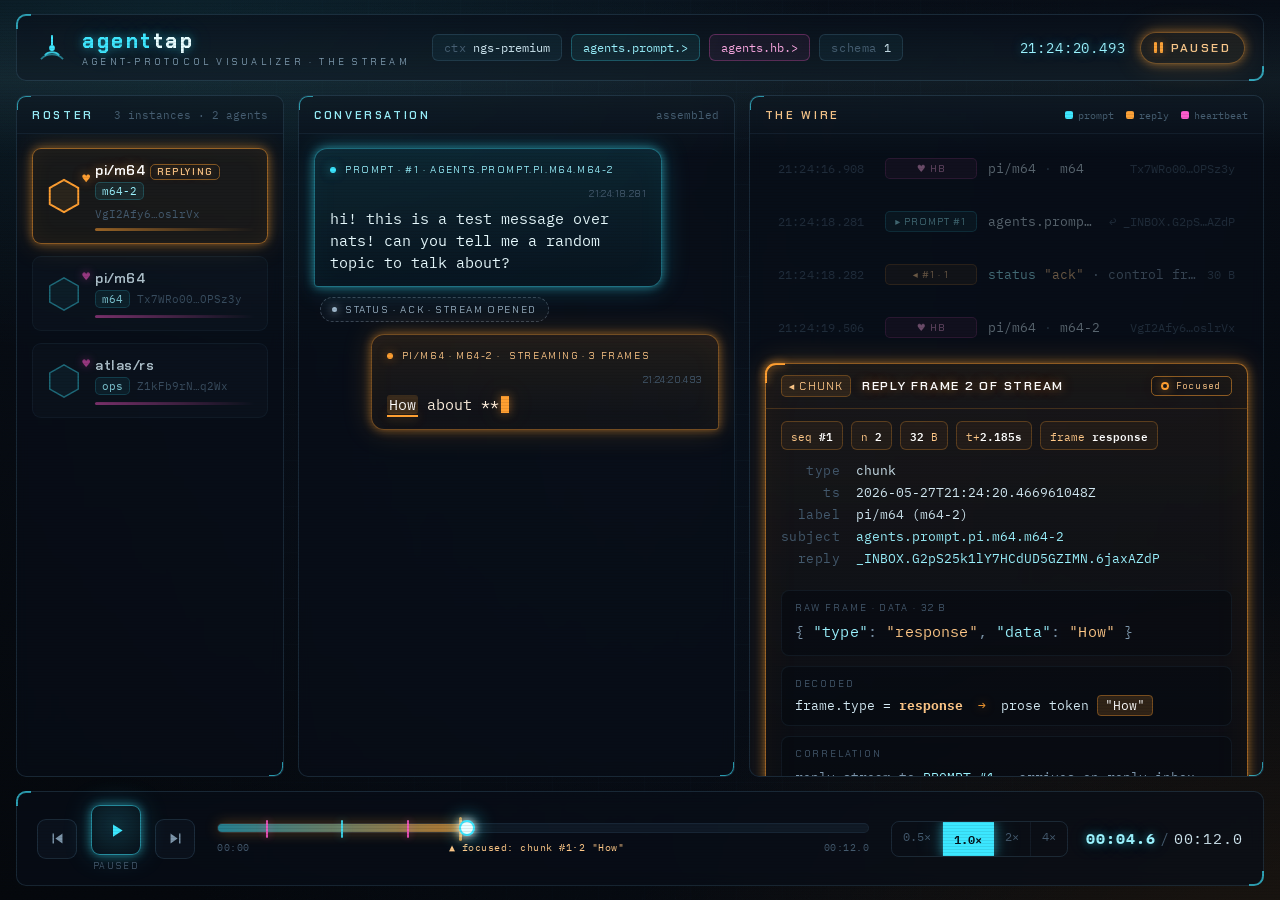
<file: cmd/agentweb/hero.html>
<!doctype html>
<html lang="en">
<head>
<meta charset="utf-8">
<meta name="viewport" content="width=device-width, initial-scale=1">
<title>agenttap · The Stream — hero frame</title>
<!--
  agenttap / agentweb — STATIC HERO FRAME ("The Stream")
  Design-approval artifact: one frozen, PAUSED moment. No JS, no data plumbing.
  Data is the real NDJSON fixture (the "random topic" exchange). Fonts come from
  Google Fonts for this preview; the shipped build will embed them for offline.
  Open it: double-click, or `python3 -m http.server` in this dir, or `xdg-open hero.html`.
-->
<style>
@import url('https://fonts.googleapis.com/css2?family=Chakra+Petch:wght@400;500;600;700&family=IBM+Plex+Mono:wght@400;500;600&display=swap');

:root{
  --bg:#04070c; --bg-2:#070d16;
  --panel:rgba(9,15,25,.66); --panel-2:rgba(12,19,31,.78);
  --edge:rgba(120,180,220,.16); --edge-soft:rgba(120,180,220,.08);
  --ink:#d2e8f2; --ink-dim:#7d96ab; --ink-faint:#445a6e;
  --cyan:#3ce7ff; --cyan-soft:#9bf3ff; --cyan-deep:#0c3a49;
  --orange:#ff9f31; --orange-soft:#ffc888; --orange-deep:#46280a;
  --magenta:#ff57cb; --magenta-soft:#ffa6e2;
  --red:#ff4860; --done:#9fb6c9;
  --glow-cyan:0 0 10px rgba(60,231,255,.5), 0 0 28px rgba(60,231,255,.22);
  --glow-orange:0 0 10px rgba(255,159,49,.5), 0 0 30px rgba(255,159,49,.2);
  --glow-magenta:0 0 9px rgba(255,87,203,.6), 0 0 22px rgba(255,87,203,.25);
  --fhud:'Chakra Petch','Segoe UI',system-ui,sans-serif;
  --fmono:'IBM Plex Mono',ui-monospace,'Cascadia Code',Menlo,monospace;
  --r:10px;
}

*{box-sizing:border-box;margin:0;padding:0}
html,body{height:100%}
body{
  font-family:var(--fmono);
  color:var(--ink);
  background:var(--bg);
  overflow:hidden;
  -webkit-font-smoothing:antialiased;
}

/* ---------- atmosphere layers ---------- */
.bg-base{position:fixed;inset:0;z-index:-5;
  background:
    radial-gradient(1100px 700px at 14% -6%, rgba(60,231,255,.10), transparent 60%),
    radial-gradient(1200px 800px at 104% 112%, rgba(255,159,49,.10), transparent 60%),
    radial-gradient(900px 900px at 50% 50%, rgba(10,20,34,.6), transparent 70%),
    linear-gradient(180deg, var(--bg-2), var(--bg));
}
.bg-grid{position:fixed;inset:0;z-index:-4;pointer-events:none;opacity:.5;
  background-image:
    linear-gradient(rgba(90,170,210,.06) 1px, transparent 1px),
    linear-gradient(90deg, rgba(90,170,210,.06) 1px, transparent 1px);
  background-size:46px 46px;
  -webkit-mask:radial-gradient(circle at 50% 42%, #000 8%, rgba(0,0,0,.5) 55%, transparent 92%);
          mask:radial-gradient(circle at 50% 42%, #000 8%, rgba(0,0,0,.5) 55%, transparent 92%);
}
/* receding "floor" grid at the base — the Tron horizon */
.bg-floor{position:fixed;left:-20%;right:-20%;bottom:-10%;height:46%;z-index:-4;pointer-events:none;
  transform:perspective(420px) rotateX(64deg);transform-origin:bottom center;opacity:.4;
  background-image:
    linear-gradient(rgba(60,231,255,.18) 1px, transparent 1px),
    linear-gradient(90deg, rgba(60,231,255,.12) 1px, transparent 1px);
  background-size:60px 60px;
  -webkit-mask:linear-gradient(180deg, transparent, #000 60%);
          mask:linear-gradient(180deg, transparent, #000 60%);
}
.bg-noise{position:fixed;inset:0;z-index:-3;pointer-events:none;opacity:.05;mix-blend-mode:overlay;
  background-image:url("data:image/svg+xml,%3Csvg xmlns='http://www.w3.org/2000/svg' width='160' height='160'%3E%3Cfilter id='n'%3E%3CfeTurbulence type='fractalNoise' baseFrequency='.9' numOctaves='2'/%3E%3C/filter%3E%3Crect width='100%25' height='100%25' filter='url(%23n)'/%3E%3C/svg%3E");}
.scanlines{position:fixed;inset:0;z-index:60;pointer-events:none;mix-blend-mode:multiply;opacity:.5;
  background:repeating-linear-gradient(0deg, rgba(0,0,0,0) 0 2px, rgba(0,0,0,.16) 2px 3px);}
.sweep{position:fixed;left:0;right:0;height:160px;z-index:61;pointer-events:none;opacity:.07;
  background:linear-gradient(180deg, transparent, rgba(155,243,255,.9), transparent);
  animation:sweep 7.5s linear infinite;}
@keyframes sweep{0%{transform:translateY(-200px)}100%{transform:translateY(100vh)}}

/* ---------- app shell ---------- */
.app{position:relative;z-index:1;height:100vh;display:grid;
  grid-template-rows:auto minmax(0,1fr) auto;gap:14px;padding:14px 16px;}

/* shared panel + HUD corner brackets */
.panel{position:relative;background:var(--panel);border:1px solid var(--edge);border-radius:var(--r);
  backdrop-filter:blur(7px);}
.panel::before,.panel::after{content:"";position:absolute;width:13px;height:13px;pointer-events:none;opacity:.65;}
.panel::before{top:-1px;left:-1px;border-top:2px solid var(--cyan);border-left:2px solid var(--cyan);border-top-left-radius:var(--r)}
.panel::after{bottom:-1px;right:-1px;border-bottom:2px solid var(--cyan);border-right:2px solid var(--cyan);border-bottom-right-radius:var(--r)}

.lbl{font-family:var(--fhud);text-transform:uppercase;letter-spacing:.22em;font-weight:600;}
.muted{color:var(--ink-dim)}.faint{color:var(--ink-faint)}

/* ---------- header ---------- */
.hud-header{display:flex;align-items:center;gap:22px;padding:12px 18px;}
.brand{display:flex;align-items:center;gap:13px}
.brand .mark{width:34px;height:34px;display:grid;place-items:center;flex:0 0 auto;filter:drop-shadow(var(--glow-cyan))}
.brand .name{font-family:var(--fhud);font-weight:700;font-size:21px;letter-spacing:.12em;
  color:#eafdff;text-shadow:var(--glow-cyan)}
.brand .name b{color:var(--cyan)}
.brand .sub{font-family:var(--fhud);font-size:9.5px;letter-spacing:.34em;color:var(--ink-dim);text-transform:uppercase;margin-top:2px}
.hdr-chips{display:flex;gap:9px;align-items:center;flex-wrap:wrap}
.chip{font-size:11.5px;padding:5px 11px;border-radius:6px;border:1px solid var(--edge);
  background:rgba(60,231,255,.05);color:var(--ink);white-space:nowrap}
.chip .k{color:var(--ink-faint);letter-spacing:.05em}
.chip.subj{color:var(--cyan-soft);border-color:rgba(60,231,255,.28);background:rgba(60,231,255,.07)}
.chip.subj.hb{color:var(--magenta-soft);border-color:rgba(255,87,203,.3);background:rgba(255,87,203,.06)}
.hdr-right{margin-left:auto;display:flex;align-items:center;gap:14px}
.clock{font-size:14px;color:var(--cyan-soft);letter-spacing:.06em;text-shadow:var(--glow-cyan)}
.pill-pause{display:flex;align-items:center;gap:8px;font-family:var(--fhud);font-weight:600;font-size:12px;
  letter-spacing:.2em;text-transform:uppercase;color:var(--orange-soft);
  padding:7px 13px;border:1px solid rgba(255,159,49,.4);border-radius:20px;background:rgba(255,159,49,.08);
  box-shadow:var(--glow-orange)}
.pill-pause .bars{display:inline-flex;gap:3px}.pill-pause .bars i{width:3px;height:11px;background:var(--orange);box-shadow:var(--glow-orange);border-radius:1px}

/* ---------- stage: roster | conversation | wire ---------- */
.stage{display:grid;grid-template-columns:268px minmax(0,1fr) minmax(0,1.18fr);gap:14px;min-height:0}
.col{display:flex;flex-direction:column;min-height:0;overflow:hidden}
.col-head{display:flex;align-items:center;gap:10px;padding:12px 15px 11px;border-bottom:1px solid var(--edge-soft)}
.col-head .t{font-size:11px;letter-spacing:.24em}
.col-head .c{margin-left:auto;font-size:11px;color:var(--ink-faint)}
.col-body{flex:1;min-height:0;overflow:auto;padding:14px 15px;display:flex;flex-direction:column;gap:12px}
.col-body::-webkit-scrollbar{width:7px}.col-body::-webkit-scrollbar-thumb{background:rgba(120,180,220,.18);border-radius:4px}

/* roster nodes */
.roster .col-head .t{color:var(--cyan-soft)}
.node{position:relative;display:grid;grid-template-columns:38px 1fr;gap:12px;align-items:center;
  padding:12px;border-radius:9px;border:1px solid var(--edge-soft);background:rgba(120,180,220,.03);
  transition:.3s}
.node .av{width:38px;height:38px;position:relative;display:grid;place-items:center}
.node .av svg{width:38px;height:38px}
.node .hexfill{fill:rgba(60,231,255,.06);stroke:rgba(60,231,255,.5);stroke-width:1.5}
.node .who{font-family:var(--fhud);font-weight:600;font-size:14px;letter-spacing:.04em;color:var(--ink)}
.node .meta{font-size:11px;color:var(--ink-dim);margin-top:3px;display:flex;align-items:center;gap:7px;flex-wrap:wrap}
.node .sess{color:var(--cyan-soft);background:rgba(60,231,255,.08);border:1px solid rgba(60,231,255,.2);
  padding:1px 6px;border-radius:5px;font-size:10.5px}
.node .iid{color:var(--ink-faint);font-size:10.5px}
.heart{position:absolute;top:-7px;right:-7px;font-size:13px;color:var(--magenta);
  text-shadow:var(--glow-magenta);animation:beat 2.2s ease-in-out infinite}
.beatbar{height:3px;border-radius:2px;margin-top:7px;background:linear-gradient(90deg,var(--magenta),transparent);opacity:.55}
@keyframes beat{0%,100%{transform:scale(1);opacity:.85}45%{transform:scale(1.35);opacity:1}}
/* active (currently replying) node */
.node.active{border-color:rgba(255,159,49,.55);background:rgba(255,159,49,.07);box-shadow:var(--glow-orange), inset 0 0 22px rgba(255,159,49,.05)}
.node.active .hexfill{fill:rgba(255,159,49,.08);stroke:var(--orange);stroke-width:2}
.node.active .who{color:#fff;text-shadow:var(--glow-orange)}
.node.active .av{animation:nodepulse 1.6s ease-in-out infinite}
@keyframes nodepulse{0%,100%{filter:drop-shadow(0 0 5px rgba(255,159,49,.5))}50%{filter:drop-shadow(0 0 16px rgba(255,159,49,.85))}}
.tag-live{font-family:var(--fhud);font-size:9px;letter-spacing:.18em;color:var(--orange-soft);
  border:1px solid rgba(255,159,49,.45);padding:1px 6px;border-radius:5px;text-transform:uppercase}
.node.idle{opacity:.82}.node.idle .heart{animation-duration:3.4s;opacity:.7}

/* ---------- conversation lane ---------- */
.convo .col-head .t{color:var(--cyan-soft)}
.bubble{position:relative;max-width:86%;padding:13px 15px;border-radius:13px;line-height:1.5;font-size:14.5px;
  animation:rise .6s cubic-bezier(.2,.8,.2,1) backwards}
.bubble .bmeta{font-family:var(--fhud);font-size:10px;letter-spacing:.16em;text-transform:uppercase;
  margin-bottom:7px;display:flex;gap:9px;align-items:center;flex-wrap:wrap}
.bubble .btime{margin-left:auto;color:var(--ink-faint);letter-spacing:.04em}
.bubble.prompt{align-self:flex-start;border:1px solid rgba(60,231,255,.4);
  background:linear-gradient(180deg, rgba(60,231,255,.1), rgba(60,231,255,.03));
  border-bottom-left-radius:4px;box-shadow:var(--glow-cyan), inset 0 0 30px rgba(60,231,255,.04);color:#e8fbff}
.bubble.prompt .bmeta{color:var(--cyan-soft)}
.bubble.reply{align-self:flex-end;border:1px solid rgba(255,159,49,.42);
  background:linear-gradient(180deg, rgba(255,159,49,.1), rgba(255,159,49,.03));
  border-bottom-right-radius:4px;box-shadow:var(--glow-orange), inset 0 0 30px rgba(255,159,49,.04);color:#fff2e2}
.bubble.reply .bmeta{color:var(--orange-soft)}
.dot{width:6px;height:6px;border-radius:50%;display:inline-block}
.dot.cy{background:var(--cyan);box-shadow:var(--glow-cyan)}.dot.or{background:var(--orange);box-shadow:var(--glow-orange)}
.caret{display:inline-block;width:8px;height:17px;vertical-align:-3px;margin-left:2px;background:var(--orange);
  box-shadow:var(--glow-orange);animation:blink 1.05s steps(1) infinite}
@keyframes blink{0%,49%{opacity:1}50%,100%{opacity:0}}
/* the token tied to the focused wire frame */
.tok-linked{position:relative;color:#fff;padding:0 2px;border-radius:3px;background:rgba(255,159,49,.16)}
.tok-linked::after{content:"";position:absolute;left:0;right:0;bottom:-3px;height:2px;background:var(--orange);box-shadow:var(--glow-orange);animation:linkpulse 1.8s ease-in-out infinite}
@keyframes linkpulse{0%,100%{opacity:.5}50%{opacity:1}}
.ack-chip{align-self:flex-start;display:inline-flex;align-items:center;gap:8px;font-family:var(--fhud);
  font-size:10px;letter-spacing:.16em;text-transform:uppercase;color:var(--done);
  border:1px dashed rgba(159,182,201,.34);padding:5px 11px;border-radius:18px;background:rgba(159,182,201,.04);margin:-2px 0 0 6px}
.ack-chip .dot{width:5px;height:5px;border-radius:50%;background:var(--done);box-shadow:0 0 8px var(--done)}
.streaming-tag{color:var(--orange-soft)}
@keyframes rise{from{opacity:0;transform:translateY(22px) scale(.985)}to{opacity:1;transform:none}}

/* ---------- the wire lane ---------- */
.wire .col-head .t{color:var(--orange-soft)}
.legend{display:flex;gap:12px;align-items:center;margin-left:auto;font-size:10px;color:var(--ink-faint)}
.legend i{display:inline-block;width:8px;height:8px;border-radius:2px;margin-right:5px;vertical-align:0}
.legend .cy{background:var(--cyan)}.legend .or{background:var(--orange)}.legend .mg{background:var(--magenta)}
/* spotlight: dim everything that isn't focused */
.wire .col-body{position:relative}
.ev{display:grid;grid-template-columns:96px 92px 1fr auto;gap:11px;align-items:center;
  padding:9px 12px;border-radius:8px;border:1px solid transparent;font-size:13px;
  transition:.3s;opacity:.4;animation:rise .5s cubic-bezier(.2,.8,.2,1) backwards}
.ev .ev-t{color:var(--ink-faint);font-size:12px;letter-spacing:.02em}
.ev-tag{font-family:var(--fhud);font-size:10px;letter-spacing:.1em;text-transform:uppercase;
  padding:3px 7px;border-radius:5px;text-align:center;white-space:nowrap}
.ev-main{color:var(--ink);overflow:hidden;text-overflow:ellipsis;white-space:nowrap}
.ev-meta{color:var(--ink-faint);font-size:11.5px;white-space:nowrap}
.tag-hb{color:var(--magenta-soft);background:rgba(255,87,203,.1);border:1px solid rgba(255,87,203,.28)}
.tag-prompt{color:var(--cyan-soft);background:rgba(60,231,255,.1);border:1px solid rgba(60,231,255,.32)}
.tag-reply{color:var(--orange-soft);background:rgba(255,159,49,.1);border:1px solid rgba(255,159,49,.3)}
.frame .k{color:var(--cyan-soft)}.frame .s{color:var(--orange-soft)}.frame .p{color:var(--ink-dim)}
.ev.ctrl .ev-main{color:var(--ink-dim)}
.ev.liveedge{opacity:.9;border-color:rgba(255,159,49,.3);box-shadow:inset 0 0 0 1px rgba(255,159,49,.12);
  animation:edgeglow 1.7s ease-in-out infinite}
@keyframes edgeglow{0%,100%{box-shadow:inset 0 0 0 1px rgba(255,159,49,.12)}50%{box-shadow:inset 0 0 18px rgba(255,159,49,.16), inset 0 0 0 1px rgba(255,159,49,.4)}}

/* the FOCUSED / inspected frame — the hero element. Colored by the type of the
   focused item via one knob (--fc-rgb); defaults to orange (reply/chunk). */
.focus-card{position:relative;opacity:1;border-radius:11px;padding:0;margin:3px 0;
  --fc-rgb:255,159,49;
  --fc:rgb(var(--fc-rgb));
  --fc-soft:var(--orange-soft);
  --fc-glow:0 0 10px rgba(var(--fc-rgb),.5), 0 0 28px rgba(var(--fc-rgb),.22);
  border:1px solid rgba(var(--fc-rgb),.6);background:linear-gradient(180deg, rgba(var(--fc-rgb),.07), rgba(8,12,20,.6));
  box-shadow:var(--fc-glow), inset 0 0 40px rgba(var(--fc-rgb),.05);
  animation:rise .55s cubic-bezier(.2,.8,.2,1) backwards, breathe 3.4s ease-in-out infinite}
.focus-card.t-prompt{--fc-rgb:60,231,255;  --fc-soft:var(--cyan-soft)}
.focus-card.t-hb    {--fc-rgb:255,87,203;  --fc-soft:var(--magenta-soft)}
.focus-card.t-query {--fc-rgb:255,216,77;  --fc-soft:#ffe27a}
.focus-card.t-done  {--fc-rgb:159,182,201; --fc-soft:#c8d6e2}
.focus-card.t-warn  {--fc-rgb:255,72,96;   --fc-soft:#ff9aa6}
@keyframes breathe{0%,100%{box-shadow:0 0 10px rgba(var(--fc-rgb),.32),0 0 30px rgba(var(--fc-rgb),.13), inset 0 0 40px rgba(var(--fc-rgb),.05)}50%{box-shadow:0 0 18px rgba(var(--fc-rgb),.6),0 0 52px rgba(var(--fc-rgb),.26), inset 0 0 46px rgba(var(--fc-rgb),.08)}}
.focus-card::before,.focus-card::after{content:"";position:absolute;width:18px;height:18px;opacity:1;pointer-events:none;filter:drop-shadow(0 0 4px rgba(var(--fc-rgb),.85))}
.focus-card::before{top:-1px;left:-1px;border-top:2px solid var(--fc);border-left:2px solid var(--fc);border-top-left-radius:11px}
.focus-card::after{bottom:-1px;right:-1px;border-bottom:2px solid var(--fc);border-right:2px solid var(--fc);border-bottom-right-radius:11px}
.fc-top{display:flex;align-items:center;gap:11px;padding:11px 15px;border-bottom:1px solid rgba(var(--fc-rgb),.22)}
.fc-top .ev-tag{font-size:11px}
.fc-title{font-family:var(--fhud);font-weight:600;letter-spacing:.14em;text-transform:uppercase;color:#fff;
  font-size:12.5px;text-shadow:var(--fc-glow)}
.fc-focus{margin-left:auto;font-family:var(--fhud);font-size:9px;letter-spacing:.22em;color:var(--fc-soft);
  border:1px solid rgba(var(--fc-rgb),.5);padding:3px 9px;border-radius:5px;display:flex;gap:7px;align-items:center}
.fc-focus .ring{width:8px;height:8px;border-radius:50%;border:2px solid var(--fc);box-shadow:var(--fc-glow);animation:beat 1.5s ease-in-out infinite}
.fc-stats{display:flex;gap:8px;flex-wrap:wrap;padding:12px 15px 4px}
.stat{font-size:11px;padding:4px 9px;border-radius:6px;border:1px solid rgba(var(--fc-rgb),.26);
  background:rgba(var(--fc-rgb),.06);color:var(--fc-soft)}
.stat b{color:#fff;font-weight:600}
.fc-fields{padding:8px 15px 13px;display:grid;grid-template-columns:auto 1fr;gap:5px 16px;font-size:13px}
.fc-fields .fk{color:var(--ink-faint);text-align:right;letter-spacing:.04em}
.fc-fields .fv{color:var(--ink);word-break:break-all}
.fc-fields .fv.cy{color:var(--cyan-soft)}
.fc-sec{margin:10px 15px;padding:11px 13px;border-radius:8px;border:1px solid var(--edge-soft);background:rgba(6,10,18,.55)}
.fc-sec .sec-lbl{font-family:var(--fhud);font-size:9.5px;letter-spacing:.2em;text-transform:uppercase;color:var(--ink-faint);margin-bottom:7px;display:flex;gap:8px;align-items:center}
.raw{font-size:15px;line-height:1.5;letter-spacing:.01em}
.raw .b{color:var(--ink-dim)}.raw .k{color:var(--cyan-soft)}.raw .s{color:var(--orange-soft)}
.decoded{font-size:13px;color:var(--ink)}
.decoded .arrow{color:var(--fc);padding:0 7px;text-shadow:var(--fc-glow)}
.decoded .tok{color:#fff;background:rgba(var(--fc-rgb),.16);padding:1px 7px;border-radius:4px;border:1px solid rgba(var(--fc-rgb),.35)}
.corr{font-size:13px;line-height:1.65;color:var(--ink-dim)}
.corr .hl{color:var(--cyan-soft)}.corr .ho{color:var(--fc-soft)}
.corr .feeds{color:var(--fc);text-shadow:var(--fc-glow)}

/* ---------- transport bar ---------- */
.transport{display:grid;grid-template-columns:auto 1fr auto;gap:22px;align-items:center;padding:13px 20px}
.tctrls{display:flex;align-items:center;gap:14px}
.tbtn{width:40px;height:40px;border-radius:9px;border:1px solid var(--edge);background:rgba(120,180,220,.04);
  display:grid;place-items:center;cursor:pointer;color:var(--ink-dim);transition:.2s}
.tbtn svg{width:17px;height:17px;fill:currentColor}
.tbtn:hover{color:var(--cyan-soft);border-color:rgba(60,231,255,.4)}
.tbtn.play{width:50px;height:50px;border-color:rgba(60,231,255,.55);color:var(--cyan);
  background:radial-gradient(circle at 50% 40%, rgba(60,231,255,.16), rgba(60,231,255,.03));box-shadow:var(--glow-cyan)}
.tbtn.play svg{width:21px;height:21px}
.tstate{font-family:var(--fhud);font-size:9px;letter-spacing:.2em;color:var(--ink-faint);text-transform:uppercase;text-align:center;margin-top:5px}

.timeline{display:flex;flex-direction:column;gap:8px}
.track{position:relative;height:10px;border-radius:6px;background:rgba(120,180,220,.08);border:1px solid var(--edge-soft)}
.track .fill{position:absolute;left:0;top:0;bottom:0;width:38.3%;border-radius:6px;
  background:linear-gradient(90deg, rgba(60,231,255,.5), rgba(255,159,49,.7));box-shadow:0 0 14px rgba(255,159,49,.4)}
.tick{position:absolute;top:-4px;width:2px;height:18px;border-radius:2px;opacity:.85;transform:translateX(-1px)}
.tick.cy{background:var(--cyan);box-shadow:var(--glow-cyan)}
.tick.or{background:var(--orange);box-shadow:var(--glow-orange)}
.tick.mg{background:var(--magenta);box-shadow:var(--glow-magenta)}
.tick.foc{height:24px;top:-7px;width:3px}
.playhead{position:absolute;top:50%;left:38.3%;width:16px;height:16px;border-radius:50%;transform:translate(-50%,-50%);
  background:#eafdff;border:2px solid var(--cyan);box-shadow:0 0 8px #fff,0 0 20px var(--cyan);z-index:3;animation:beat 2.4s ease-in-out infinite}
.tscale{display:flex;justify-content:space-between;font-size:10px;color:var(--ink-faint);letter-spacing:.05em}
.tscale .ev-lbl{color:var(--orange-soft)}

.tright{display:flex;align-items:center;gap:18px}
.speed{display:flex;border:1px solid var(--edge);border-radius:8px;overflow:hidden}
.speed span{font-size:11.5px;padding:7px 11px;color:var(--ink-faint);border-right:1px solid var(--edge-soft);cursor:pointer}
.speed span:last-child{border-right:0}
.speed span.on{color:#04121a;background:var(--cyan);box-shadow:var(--glow-cyan);font-weight:600}
.tcount{font-size:15px;letter-spacing:.06em;color:var(--ink)}
.tcount b{color:var(--cyan-soft);text-shadow:var(--glow-cyan)}
.tcount .sep{color:var(--ink-faint);padding:0 4px}

@media (prefers-reduced-motion: reduce){*{animation:none !important}}
@media (max-width:1180px){.stage{grid-template-columns:230px 1fr 1.05fr}.brand .sub{display:none}}
</style>
</head>
<body>
<div class="bg-base"></div><div class="bg-grid"></div><div class="bg-floor"></div>
<div class="bg-noise"></div><div class="scanlines"></div><div class="sweep"></div>

<div class="app">

  <!-- ============ HEADER ============ -->
  <header class="hud-header panel">
    <div class="brand">
      <span class="mark">
        <svg viewBox="0 0 40 40" fill="none" stroke="#3ce7ff" stroke-width="2">
          <circle cx="20" cy="20" r="3.4" fill="#3ce7ff" stroke="none"/>
          <path d="M20 16.5 V5" stroke-width="2.4"/>
          <path d="M11.5 28.5a12 12 0 0 1 17 0" opacity=".85"/>
          <path d="M7 33a18 18 0 0 1 26 0" opacity=".5"/>
        </svg>
      </span>
      <div>
        <div class="name"><b>agent</b>tap</div>
        <div class="sub">agent-protocol visualizer · the stream</div>
      </div>
    </div>
    <div class="hdr-chips">
      <span class="chip"><span class="k">ctx</span> ngs-premium</span>
      <span class="chip subj">agents.prompt.&gt;</span>
      <span class="chip subj hb">agents.hb.&gt;</span>
      <span class="chip"><span class="k">schema</span> 1</span>
    </div>
    <div class="hdr-right">
      <span class="clock">21:24:20.493</span>
      <span class="pill-pause"><span class="bars"><i></i><i></i></span> Paused</span>
    </div>
  </header>

  <!-- ============ STAGE ============ -->
  <main class="stage">

    <!-- ---- ROSTER ---- -->
    <aside class="col roster panel">
      <div class="col-head"><span class="lbl t">Roster</span><span class="c">3 instances · 2 agents</span></div>
      <div class="col-body">

        <div class="node active" style="animation:rise .6s backwards;animation-delay:.05s">
          <div class="av">
            <span class="heart" style="color:var(--orange);text-shadow:var(--glow-orange)">&#9829;</span>
            <svg viewBox="0 0 40 40"><polygon class="hexfill" points="20,3 35,11.5 35,28.5 20,37 5,28.5 5,11.5"/></svg>
          </div>
          <div>
            <div class="who">pi/m64 <span class="tag-live">replying</span></div>
            <div class="meta"><span class="sess">m64-2</span><span class="iid">VgI2Afy6…oslrVx</span></div>
            <div class="beatbar" style="background:linear-gradient(90deg,var(--orange),transparent)"></div>
          </div>
        </div>

        <div class="node idle" style="animation:rise .6s backwards;animation-delay:.12s">
          <div class="av">
            <span class="heart">&#9829;</span>
            <svg viewBox="0 0 40 40"><polygon class="hexfill" points="20,3 35,11.5 35,28.5 20,37 5,28.5 5,11.5"/></svg>
          </div>
          <div>
            <div class="who">pi/m64</div>
            <div class="meta"><span class="sess">m64</span><span class="iid">Tx7WRo00…OPSz3y</span></div>
            <div class="beatbar"></div>
          </div>
        </div>

        <div class="node idle" style="animation:rise .6s backwards;animation-delay:.19s">
          <div class="av">
            <span class="heart">&#9829;</span>
            <svg viewBox="0 0 40 40"><polygon class="hexfill" points="20,3 35,11.5 35,28.5 20,37 5,28.5 5,11.5"/></svg>
          </div>
          <div>
            <div class="who">atlas/rs</div>
            <div class="meta"><span class="sess">ops</span><span class="iid">Z1kFb9rN…q2Wx</span></div>
            <div class="beatbar"></div>
          </div>
        </div>

      </div>
    </aside>

    <!-- ---- CONVERSATION ---- -->
    <section class="col convo panel">
      <div class="col-head"><span class="lbl t">Conversation</span><span class="c">assembled</span></div>
      <div class="col-body">

        <div class="bubble prompt" style="animation-delay:.18s">
          <div class="bmeta"><span class="dot cy"></span> prompt &#183; #1 &#183; agents.prompt.pi.m64.m64-2 <span class="btime">21:24:18.281</span></div>
          hi! this is a test message over nats! can you tell me a random topic to talk about?
        </div>

        <div class="ack-chip" style="animation:rise .5s backwards;animation-delay:.3s"><span class="dot"></span> status &#183; ack &#183; stream opened</div>

        <div class="bubble reply" style="animation-delay:.42s">
          <div class="bmeta"><span class="dot or"></span> pi/m64 &#183; m64-2 &#183; <span class="streaming-tag">streaming &#183; 3 frames</span> <span class="btime">21:24:20.493</span></div>
          <span class="tok-linked">How</span> about **<span class="caret"></span>
        </div>

      </div>
    </section>

    <!-- ---- THE WIRE ---- -->
    <section class="col wire panel">
      <div class="col-head"><span class="lbl t">The Wire</span>
        <span class="legend"><span><i class="cy"></i>prompt</span><span><i class="or"></i>reply</span><span><i class="mg"></i>heartbeat</span></span>
      </div>
      <div class="col-body">

        <div class="ev ev-hb" style="animation-delay:.2s">
          <span class="ev-t">21:24:16.908</span>
          <span class="ev-tag tag-hb">&#9829; HB</span>
          <span class="ev-main">pi/m64 <span class="faint">·</span> m64</span>
          <span class="ev-meta">Tx7WRo00…OPSz3y</span>
        </div>

        <div class="ev ev-prompt" style="animation-delay:.27s">
          <span class="ev-t">21:24:18.281</span>
          <span class="ev-tag tag-prompt">&#9656; PROMPT #1</span>
          <span class="ev-main">agents.prompt.pi.m64.m64-2</span>
          <span class="ev-meta">&#8617; _INBOX.G2pS…AZdP</span>
        </div>

        <div class="ev ev-chunk ctrl" style="animation-delay:.34s">
          <span class="ev-t">21:24:18.282</span>
          <span class="ev-tag tag-reply">&#9666; #1 &middot; 1</span>
          <span class="ev-main frame"><span class="k">status</span> <span class="s">"ack"</span> <span class="p">&#183; control frame</span></span>
          <span class="ev-meta">30 B</span>
        </div>

        <div class="ev ev-hb" style="animation-delay:.41s">
          <span class="ev-t">21:24:19.506</span>
          <span class="ev-tag tag-hb">&#9829; HB</span>
          <span class="ev-main">pi/m64 <span class="faint">·</span> m64-2</span>
          <span class="ev-meta">VgI2Afy6…oslrVx</span>
        </div>

        <!-- ===== FOCUSED / INSPECTED FRAME ===== -->
        <div class="focus-card" style="animation-delay:.48s">
          <div class="fc-top">
            <span class="ev-tag tag-reply">&#9666; CHUNK</span>
            <span class="fc-title">reply frame 2 of stream</span>
            <span class="fc-focus"><span class="ring"></span> Focused</span>
          </div>
          <div class="fc-stats">
            <span class="stat">seq <b>#1</b></span>
            <span class="stat">n <b>2</b></span>
            <span class="stat"><b>32</b> B</span>
            <span class="stat">t+<b>2.185s</b></span>
            <span class="stat">frame <b>response</b></span>
          </div>
          <div class="fc-fields">
            <span class="fk">type</span><span class="fv">chunk</span>
            <span class="fk">ts</span><span class="fv">2026-05-27T21:24:20.466961048Z</span>
            <span class="fk">label</span><span class="fv">pi/m64 (m64-2)</span>
            <span class="fk">subject</span><span class="fv cy">agents.prompt.pi.m64.m64-2</span>
            <span class="fk">reply</span><span class="fv cy">_INBOX.G2pS25k1lY7HCdUD5GZIMN.6jaxAZdP</span>
          </div>
          <div class="fc-sec">
            <div class="sec-lbl">Raw frame · data · 32 B</div>
            <div class="raw"><span class="b">{</span> <span class="k">"type"</span><span class="b">:</span> <span class="s">"response"</span><span class="b">,</span> <span class="k">"data"</span><span class="b">:</span> <span class="s">"How"</span> <span class="b">}</span></div>
          </div>
          <div class="fc-sec">
            <div class="sec-lbl">Decoded</div>
            <div class="decoded">frame.type = <b style="color:var(--orange-soft)">response</b> <span class="arrow">&#8594;</span> prose token <span class="tok">"How"</span></div>
          </div>
          <div class="fc-sec">
            <div class="sec-lbl">Correlation</div>
            <div class="corr">reply stream to <span class="hl">PROMPT #1</span> · arrives on reply inbox <span class="hl">_INBOX.G2pS…AZdP</span><br>
              <span class="feeds">&#8594; feeds</span> <span class="ho">"How"</span> into the <span class="ho">conversation</span> bubble &#8592;</div>
          </div>
        </div>

        <div class="ev ev-chunk" style="animation-delay:.55s">
          <span class="ev-t">21:24:20.477</span>
          <span class="ev-tag tag-reply">&#9666; #1 &middot; 3</span>
          <span class="ev-main frame"><span class="k">response</span> <span class="s">" about"</span></span>
          <span class="ev-meta">35 B</span>
        </div>

        <div class="ev ev-chunk liveedge" style="animation-delay:.62s">
          <span class="ev-t">21:24:20.493</span>
          <span class="ev-tag tag-reply">&#9666; #1 &middot; 4</span>
          <span class="ev-main frame"><span class="k">response</span> <span class="s">" **"</span> <span class="p">&#183; live edge</span></span>
          <span class="ev-meta">32 B</span>
        </div>

      </div>
    </section>

  </main>

  <!-- ============ TRANSPORT ============ -->
  <footer class="transport panel">
    <div class="tctrls">
      <div>
        <button class="tbtn" title="step back"><svg viewBox="0 0 24 24"><path d="M7 5v14H5V5h2zm12 0v14l-10-7 10-7z"/></svg></button>
      </div>
      <div>
        <button class="tbtn play" title="resume"><svg viewBox="0 0 24 24"><path d="M8 5v14l11-7L8 5z"/></svg></button>
        <div class="tstate">paused</div>
      </div>
      <div>
        <button class="tbtn" title="step forward"><svg viewBox="0 0 24 24"><path d="M17 5v14h2V5h-2zM5 5v14l10-7L5 5z"/></svg></button>
      </div>
    </div>

    <div class="timeline">
      <div class="track">
        <div class="fill"></div>
        <span class="tick mg" style="left:7.6%"></span>
        <span class="tick cy" style="left:19%"></span>
        <span class="tick mg" style="left:29.2%"></span>
        <span class="tick or foc" style="left:37.2%"></span>
        <span class="tick or" style="left:37.3%"></span>
        <span class="tick or" style="left:37.4%"></span>
        <span class="playhead"></span>
      </div>
      <div class="tscale">
        <span>00:00</span><span class="ev-lbl">&#9650; focused: chunk #1·2 "How"</span><span>00:12.0</span>
      </div>
    </div>

    <div class="tright">
      <div class="speed">
        <span>0.5&#215;</span><span class="on">1.0&#215;</span><span>2&#215;</span><span>4&#215;</span>
      </div>
      <div class="tcount"><b>00:04.6</b><span class="sep">/</span>00:12.0</div>
    </div>
  </footer>

</div>
</body>
</html>
</file>
